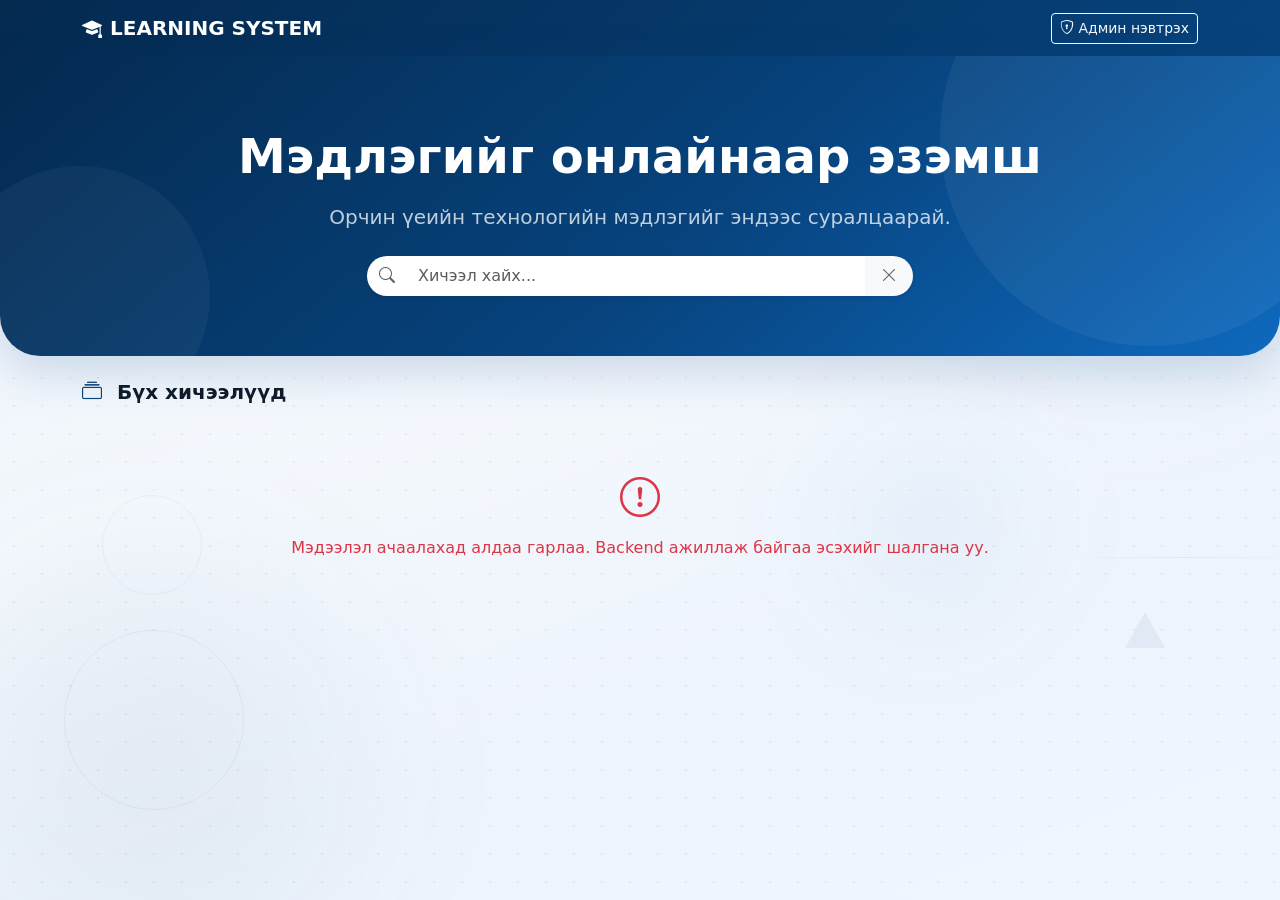
<file: frontend/index.html>
<!DOCTYPE html>
<html lang="mn">
<head>
    <meta charset="UTF-8">
    <meta name="viewport" content="width=device-width, initial-scale=1.0">
    <title>Сургалтын систем | Нүүр хуудас</title>
    <link href="https://cdn.jsdelivr.net/npm/bootstrap@5.3.0/dist/css/bootstrap.min.css" rel="stylesheet">
    <link href="https://cdn.jsdelivr.net/npm/bootstrap-icons@1.10.5/font/bootstrap-icons.css" rel="stylesheet">
    <link rel="stylesheet" href="style.css">
</head>
<body>

    <!-- Background -->
    <div class="page-blob page-blob-1"></div>
    <div class="page-blob page-blob-2"></div>
    <div class="page-blob page-blob-3"></div>
    <div class="page-shape page-ring-1"></div>
    <div class="page-shape page-ring-2"></div>
    <div class="page-shape page-ring-3"></div>
    <div class="page-shape page-diamond"></div>
    <div class="page-shape page-square"></div>
    <div class="page-shape page-triangle"></div>
    <div class="page-shape page-streak-1"></div>
    <div class="page-shape page-streak-2"></div>

    <!-- Navbar -->
    <nav class="navbar navbar-expand-lg navbar-dark bg-dark shadow-sm">
        <div class="container">
            <a class="navbar-brand fw-bold" href="index.html">
                <i class="bi bi-mortarboard-fill me-2"></i>LEARNING SYSTEM
            </a>
            <div class="ms-auto">
                <a href="login.html" class="btn btn-outline-light btn-sm">
                    <i class="bi bi-shield-lock me-1"></i>Админ нэвтрэх
                </a>
            </div>
        </div>
    </nav>

    <!-- Hero -->
    <div class="hero-section text-center">
        <div class="container">
            <h1 class="display-5 fw-bold mb-3">Мэдлэгийг онлайнаар эзэмш</h1>
            <p class="lead opacity-75 mb-4">Орчин үеийн технологийн мэдлэгийг эндээс суралцаарай.</p>
            <!-- Search bar -->
            <div class="row justify-content-center">
                <div class="col-md-6">
                    <div class="input-group shadow-sm">
                        <span class="input-group-text bg-white border-0">
                            <i class="bi bi-search text-muted"></i>
                        </span>
                        <input type="text" id="userSearchInput" class="form-control border-0 py-2"
                               placeholder="Хичээл хайх..." oninput="filterUserCourses()">
                        <button class="btn btn-light border-0 px-3" onclick="clearSearch()">
                            <i class="bi bi-x-lg text-muted"></i>
                        </button>
                    </div>
                </div>
            </div>
        </div>
    </div>

    <!-- Filter & Sort -->
    <div class="container mt-4 mb-2">
        <div class="d-flex flex-wrap align-items-center justify-content-between gap-2">
            <h5 class="fw-bold mb-0">
                <i class="bi bi-collection me-2 text-primary"></i>
                Бүх хичээлүүд
                <span class="badge bg-primary bg-opacity-10 text-primary ms-1 small" id="course-count-badge"></span>
            </h5>
        </div>
    </div>

    <!-- Courses -->
    <div class="container my-3">
        <div id="course-display" class="row g-4">
            <div class="col-12 text-center py-5 text-muted">
                <div class="spinner-border text-primary" role="status"></div>
                <p class="mt-2">Мэдээллийг ачаалж байна...</p>
            </div>
        </div>
        <!-- No results message -->
        <div id="no-results" class="text-center py-5 d-none">
            <i class="bi bi-search fs-1 text-muted"></i>
            <p class="mt-3 text-muted">«<span id="search-keyword"></span>» хайлтад тохирох хичээл олдсонгүй.</p>
            <button class="btn btn-outline-primary btn-sm" onclick="clearSearch()">Бүгдийг харах</button>
        </div>
    </div>

<!-- Course Detail Modal -->
    <div class="modal fade" id="courseDetailModal" tabindex="-1">
        <div class="modal-dialog modal-dialog-centered modal-lg">
            <div class="modal-content border-0 shadow-lg">
                <div class="modal-header border-0 pb-0">
                    <span class="badge bg-primary bg-opacity-10 text-primary fw-semibold px-3 py-2 rounded-pill">
                        <i class="bi bi-book me-1"></i>Хичээлийн дэлгэрэнгүй
                    </span>
                    <button type="button" class="btn-close" data-bs-dismiss="modal"></button>
                </div>
                <div class="modal-body px-4 pb-2">
                    <h3 class="fw-bold mb-2" id="detail-title"></h3>
                    <p class="text-muted" id="detail-description"></p>
                    <hr>
                    <div class="row g-3">
                        <div class="col-sm-4">
                            <div class="bg-light rounded-3 p-3 text-center">
                                <i class="bi bi-cash-coin text-success fs-3"></i>
                                <div class="fw-bold fs-5 mt-1" id="detail-price"></div>
                                <div class="text-muted small">Үнэ</div>
                            </div>
                        </div>
                        <div class="col-sm-4">
                            <div class="bg-light rounded-3 p-3 text-center">
                                <i class="bi bi-clock text-primary fs-3"></i>
                                <div class="fw-bold mt-1">Онлайн</div>
                                <div class="text-muted small">Хэлбэр</div>
                            </div>
                        </div>
                        <div class="col-sm-4">
                            <div class="bg-light rounded-3 p-3 text-center">
                                <i class="bi bi-award text-warning fs-3"></i>
                                <div class="fw-bold mt-1">Гэрчилгээ</div>
                                <div class="text-muted small">Олгоно</div>
                            </div>
                        </div>
                    </div>
                    <hr>
                    <h6 class="fw-bold mb-2">
                        <i class="bi bi-collection-play me-2 text-primary"></i>Хичээлийн материалууд
                    </h6>
                    <div id="detail-lessons"></div>
                </div>
                <div class="modal-footer border-0 px-4">
                    <button class="btn btn-outline-secondary" data-bs-dismiss="modal">Хаах</button>
                </div>
            </div>
        </div>
    </div>

<script src="https://cdn.jsdelivr.net/npm/bootstrap@5.3.0/dist/js/bootstrap.bundle.min.js"></script>
    <script src="script.js"></script>
    <script src="index.js"></script>
</body>
</html>
</file>
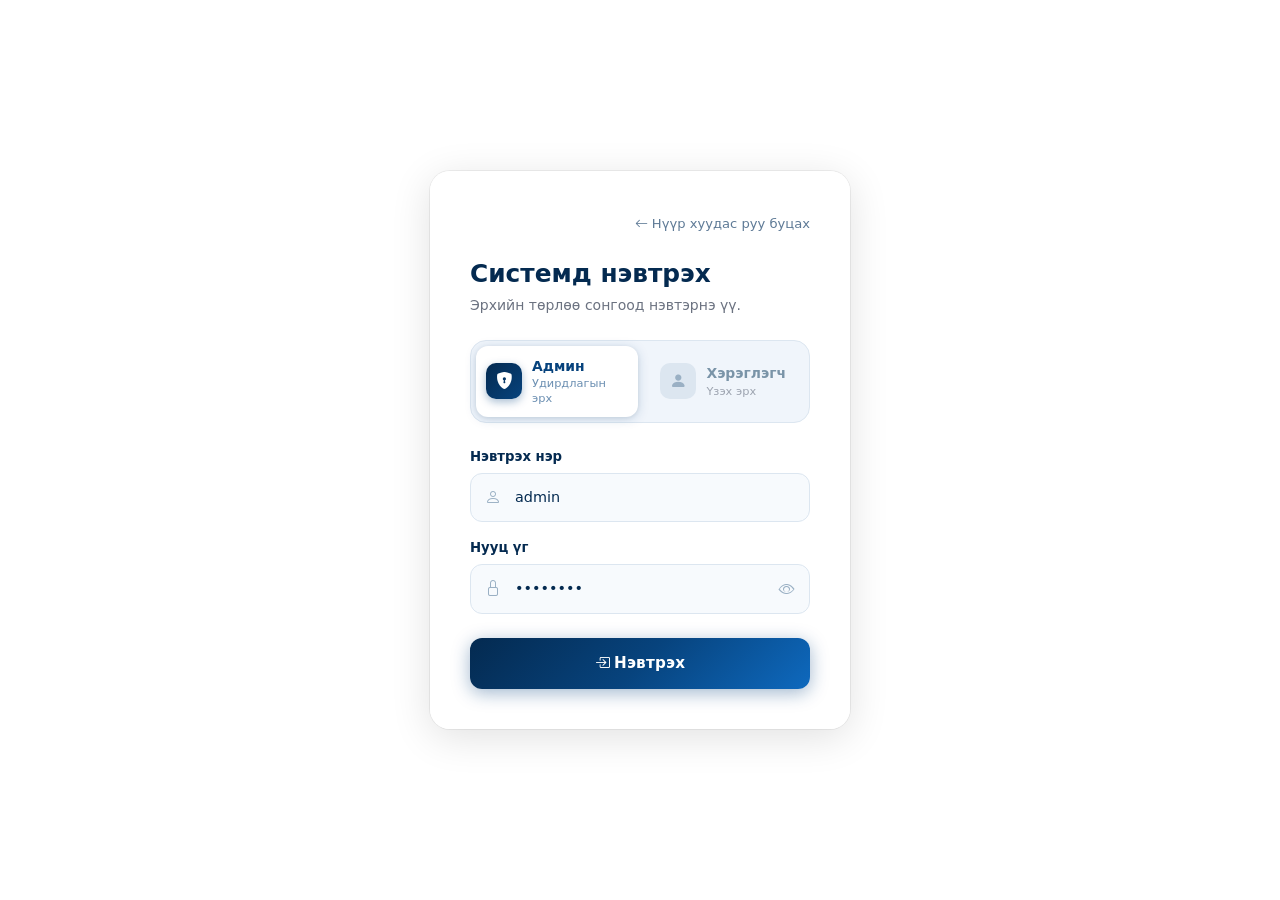
<file: frontend/admin.html>
<!DOCTYPE html>
<html lang="mn">
<head>
    <meta charset="UTF-8">
    <meta name="viewport" content="width=device-width, initial-scale=1.0">
    <title>Админ удирдлага | Learning System</title>
    <link href="https://cdn.jsdelivr.net/npm/bootstrap@5.3.0/dist/css/bootstrap.min.css" rel="stylesheet">
    <link href="https://cdn.jsdelivr.net/npm/bootstrap-icons@1.10.5/font/bootstrap-icons.css" rel="stylesheet">
    <link rel="stylesheet" href="style.css">
    <link rel="stylesheet" href="admin.css">
</head>
<body>

    <!-- Background -->
    <div class="page-blob page-blob-1"></div>
    <div class="page-blob page-blob-2"></div>
    <div class="page-blob page-blob-3"></div>
    <div class="page-shape page-ring-1"></div>
    <div class="page-shape page-ring-2"></div>
    <div class="page-shape page-ring-3"></div>
    <div class="page-shape page-diamond"></div>
    <div class="page-shape page-square"></div>
    <div class="page-shape page-triangle"></div>
    <div class="page-shape page-streak-1"></div>
    <div class="page-shape page-streak-2"></div>

    <!-- Navbar -->
    <nav class="navbar navbar-expand-lg shadow-sm">
        <div class="container-fluid px-4">
            <a class="navbar-brand fw-bold text-white d-flex align-items-center gap-2" href="#">
                <div class="navbar-icon-box">
                    <i class="bi bi-mortarboard-fill"></i>
                </div>
                <span>LEARNING SYSTEM <span class="text-white-50 fw-normal">/ Админ</span></span>
            </a>
            <div class="ms-auto d-flex align-items-center gap-3">
                <div class="d-none d-md-flex align-items-center gap-2 text-white-50 small">
                    <i class="bi bi-person-circle fs-5 text-white"></i>
                    <span>Нэвтэрсэн: <strong class="text-white">admin</strong></span>
                </div>
                <a href="index.html" class="btn btn-outline-light btn-sm">
                    <i class="bi bi-eye me-1"></i>Нүүр хуудас
                </a>
                <button class="btn btn-danger btn-sm" onclick="logout()">
                    <i class="bi bi-box-arrow-right me-1"></i>Гарах
                </button>
            </div>
        </div>
    </nav>

    <div class="container-fluid px-4 py-4">

        <div class="row g-4">

            <!-- Form: Add / Edit -->
            <div class="col-lg-4">
                <div class="card border-0 shadow-sm form-card">
                    <div class="card-header bg-white border-bottom py-3 px-4">
                        <h5 class="mb-0 fw-bold" id="formTitle">
                            <i class="bi bi-plus-circle me-2 text-primary"></i>Шинэ хичээл нэмэх
                        </h5>
                    </div>
                    <div class="card-body px-4 py-3">
                        <input type="hidden" id="courseId">
                        <div class="mb-3">
                            <label class="form-label fw-semibold">Гарчиг <span class="text-danger">*</span></label>
                            <input type="text" id="title" class="form-control" placeholder="Хичээлийн нэр оруулна уу" maxlength="255">
                            <div class="invalid-feedback">Гарчиг оруулна уу.</div>
                        </div>
                        <div class="mb-3">
                            <label class="form-label fw-semibold">Тайлбар <span class="text-danger">*</span></label>
                            <textarea id="desc" class="form-control" rows="4" placeholder="Хичээлийн тухай товч тайлбар бичнэ үү"></textarea>
                            <div class="invalid-feedback">Тайлбар оруулна уу.</div>
                        </div>
                        <div class="mb-4">
                            <label class="form-label fw-semibold">Үнэ (₮) <span class="text-danger">*</span></label>
                            <div class="input-group">
                                <span class="input-group-text fw-semibold">₮</span>
                                <input type="number" id="price" class="form-control" placeholder="0" min="0" step="100">
                            </div>
                            <div class="form-text text-muted">Жишээ: 49900</div>
                        </div>
                        <div class="d-grid gap-2">
                            <button class="btn btn-primary fw-semibold" onclick="saveCourse()">
                                <i class="bi bi-floppy me-1"></i>Хадгалах
                            </button>
                            <button id="cancelBtn" class="btn btn-outline-secondary d-none" onclick="resetForm()">
                                <i class="bi bi-x-circle me-1"></i>Цуцлах
                            </button>
                        </div>
                    </div>
                </div>
            </div>

            <!-- Table: Course List -->
            <div class="col-lg-8">
                <div class="card border-0 shadow-sm table-card">
                    <div class="card-header bg-white border-bottom py-3 px-4 d-flex justify-content-between align-items-center flex-wrap gap-2">
                        <h5 class="mb-0 fw-bold">
                            <i class="bi bi-table me-2 text-primary"></i>Хичээлүүдийн жагсаалт
                        </h5>
                        <div class="input-group" style="max-width:260px;">
                            <span class="input-group-text bg-white border-end-0"><i class="bi bi-search text-muted"></i></span>
                            <input type="text" id="searchInput" class="form-control border-start-0 border-end-0 ps-0"
                                   placeholder="Хайх..." oninput="filterTable()">
                            <span class="input-group-text bg-white border-start-0 search-clear"
                                  onclick="clearAdminSearch()" title="Цэвэрлэх">
                                <i class="bi bi-x-lg" style="font-size:.75rem;"></i>
                            </span>
                        </div>
                    </div>
                    <div class="card-body p-0">
                        <div class="table-responsive">
                            <table class="table table-hover align-middle mb-0">
                                <thead class="table-light">
                                    <tr>
                                        <th class="ps-4" style="width:48px;">#</th>
                                        <th style="min-width:160px;">Гарчиг</th>
                                        <th style="min-width:180px;">Тайлбар</th>
                                        <th style="width:120px;">Үнэ</th>
                                        <th class="text-end pe-4" style="width:180px;">Үйлдэл</th>
                                    </tr>
                                </thead>
                                <tbody id="admin-course-list">
                                    <tr>
                                        <td colspan="5" class="text-center py-5 text-muted">
                                            <div class="spinner-border spinner-border-sm me-2 text-primary" role="status"></div>
                                            Ачааллаж байна...
                                        </td>
                                    </tr>
                                </tbody>
                            </table>
                        </div>
                    </div>
                </div>
            </div>

        </div>
    </div>

    <!-- Course Info Modal -->
    <div class="modal fade" id="courseInfoModal" tabindex="-1">
        <div class="modal-dialog modal-dialog-centered modal-dialog-scrollable modal-lg">
            <div class="modal-content border-0 shadow-lg rounded-4">
                <div class="modal-header border-bottom px-4 py-3">
                    <div class="flex-grow-1 me-3 min-w-0">
                        <span class="badge rounded-pill px-2 py-1 mb-1"
                              style="background:var(--brand-light);color:var(--brand);font-size:.73rem;">
                            <i class="bi bi-book me-1"></i>Хичээлийн дэлгэрэнгүй
                        </span>
                        <h5 class="modal-title fw-bold mb-0 mt-1" id="infoTitle"
                            style="font-size:1.05rem; word-break:break-word;"></h5>
                    </div>
                    <button type="button" class="btn-close flex-shrink-0" data-bs-dismiss="modal"></button>
                </div>
                <div class="modal-body px-4 py-3">
                    <p class="text-muted mb-4" id="infoDesc" style="font-size:.9rem; line-height:1.6;"></p>
                    <div class="row g-2 mb-4">
                        <div class="col-6 col-sm-4">
                            <div class="bg-light rounded-3 p-3 text-center">
                                <i class="bi bi-cash-coin text-success fs-4"></i>
                                <div class="fw-bold mt-1 text-success" id="infoPrice"></div>
                                <div class="text-muted" style="font-size:.73rem;">Үнэ</div>
                            </div>
                        </div>
                        <div class="col-6 col-sm-4">
                            <div class="bg-light rounded-3 p-3 text-center">
                                <i class="bi bi-calendar-check text-primary fs-4"></i>
                                <div class="fw-bold mt-1 small" id="infoDate"></div>
                                <div class="text-muted" style="font-size:.73rem;">Огноо</div>
                            </div>
                        </div>
                        <div class="col-12 col-sm-4">
                            <div class="bg-light rounded-3 p-3 text-center">
                                <i class="bi bi-collection-play text-warning fs-4"></i>
                                <div class="fw-bold mt-1" id="infoCount">—</div>
                                <div class="text-muted" style="font-size:.73rem;">Материал</div>
                            </div>
                        </div>
                    </div>
                    <hr class="my-3">
                    <h6 class="fw-bold mb-3">
                        <i class="bi bi-collection-play me-2 text-primary"></i>Хичээлийн материалууд
                    </h6>
                    <div id="infoLessons"></div>
                </div>
                <div class="modal-footer border-0 px-4 gap-2 flex-wrap">
                    <button class="btn btn-outline-secondary btn-sm" data-bs-dismiss="modal">
                        <i class="bi bi-x me-1"></i>Хаах
                    </button>
                    <button class="btn btn-outline-warning btn-sm" id="infoEditBtn">
                        <i class="bi bi-pencil me-1"></i>Засах
                    </button>
                    <button class="btn btn-success btn-sm" id="infoMaterialBtn">
                        <i class="bi bi-cloud-upload me-1"></i>Материал оруулах
                    </button>
                </div>
            </div>
        </div>
    </div>

    <!-- Materials Upload Modal -->
    <div class="modal fade" id="materialModal" tabindex="-1">
        <div class="modal-dialog modal-dialog-centered modal-dialog-scrollable modal-lg">
            <div class="modal-content border-0 shadow-lg rounded-4">
                <div class="modal-header border-bottom">
                    <div class="d-flex align-items-center gap-2">
                        <i class="bi bi-collection-play-fill text-primary fs-5"></i>
                        <h5 class="modal-title fw-bold mb-0">
                            Материал — <span id="materialCourseTitle" class="text-primary"></span>
                        </h5>
                    </div>
                    <button type="button" class="btn-close" data-bs-dismiss="modal"></button>
                </div>
                <div class="modal-body p-4">
                    <input type="hidden" id="materialCourseId">

                    <!-- Upload form -->
                    <div class="card border bg-light mb-4">
                        <div class="card-body p-3">
                            <h6 class="fw-semibold mb-3">
                                <i class="bi bi-cloud-upload me-2 text-primary"></i>Шинэ файл оруулах
                            </h6>
                            <div class="mb-2">
                                <label class="form-label small fw-semibold">
                                    Гарчиг <span class="text-danger">*</span>
                                </label>
                                <input type="text" id="lessonTitle" class="form-control form-control-sm"
                                       placeholder="Жишээ: 1-р хичээл — Python танилцуулга">
                            </div>
                            <div class="mb-3">
                                <label class="form-label small fw-semibold">
                                    Файл <span class="text-danger">*</span>
                                </label>
                                <input type="file" id="lessonFile" class="form-control form-control-sm"
                                       accept=".mp4,.webm,.avi,.mov,.mkv,.pdf,.docx,.doc,.pptx,.ppt,.xlsx,.xls,.txt,.zip,.rar">
                                <div class="form-text">
                                    Дэмжигдсэн: MP4, WebM, PDF, DOCX, PPTX, XLSX, TXT, ZIP, RAR (макс 500MB)
                                </div>
                            </div>
                            <div id="uploadProgress" class="progress mb-3 d-none" style="height:22px;">
                                <div id="uploadProgressBar"
                                     class="progress-bar progress-bar-striped progress-bar-animated fw-semibold"
                                     style="width:0%;font-size:.8rem;">0%</div>
                            </div>
                            <button class="btn btn-primary btn-sm px-3" onclick="uploadLesson()">
                                <i class="bi bi-upload me-1"></i>Оруулах
                            </button>
                        </div>
                    </div>

                    <!-- Existing lessons -->
                    <h6 class="fw-semibold mb-2">
                        <i class="bi bi-list-ul me-2 text-secondary"></i>Байгаа материалууд
                    </h6>
                    <div id="lessonsList">
                        <div class="text-center text-muted py-3">
                            <div class="spinner-border spinner-border-sm"></div>
                        </div>
                    </div>
                </div>
            </div>
        </div>
    </div>

    <!-- Delete Confirm Modal -->
    <div class="modal fade" id="deleteModal" tabindex="-1">
        <div class="modal-dialog modal-dialog-centered modal-sm">
            <div class="modal-content border-0 shadow-lg rounded-4">
                <div class="modal-header border-0 pb-0">
                    <div class="d-flex align-items-center gap-2">
                        <div class="delete-icon-box">
                            <i class="bi bi-trash3-fill text-danger fs-5"></i>
                        </div>
                        <h5 class="modal-title fw-bold mb-0">Устгах уу?</h5>
                    </div>
                </div>
                <div class="modal-body pt-2">
                    <p class="mb-1 text-muted small"><strong class="text-dark" id="deleteCourseName"></strong> хичээлийг устгахдаа итгэлтэй байна уу?</p>
                    <p class="text-danger small mb-0"><i class="bi bi-exclamation-circle me-1"></i>Энэ үйлдлийг буцааж болохгүй.</p>
                </div>
                <div class="modal-footer border-0 pt-0 gap-2">
                    <button class="btn btn-light btn-sm flex-fill" data-bs-dismiss="modal">Цуцлах</button>
                    <button class="btn btn-danger btn-sm flex-fill fw-semibold" id="confirmDeleteBtn">
                        <i class="bi bi-trash me-1"></i>Устгах
                    </button>
                </div>
            </div>
        </div>
    </div>

    <!-- Toast notifications -->
    <div class="toast-container position-fixed bottom-0 end-0 p-3">
        <div id="toastMsg" class="toast align-items-center border-0 rounded-3" role="alert">
            <div class="d-flex">
                <div class="toast-body fw-semibold" id="toastText"></div>
                <button type="button" class="btn-close btn-close-white me-2 m-auto" data-bs-dismiss="toast"></button>
            </div>
        </div>
    </div>

    <script src="https://cdn.jsdelivr.net/npm/bootstrap@5.3.0/dist/js/bootstrap.bundle.min.js"></script>
    <script src="script.js"></script>
    <script src="admin.js"></script>
</body>
</html>
</file>
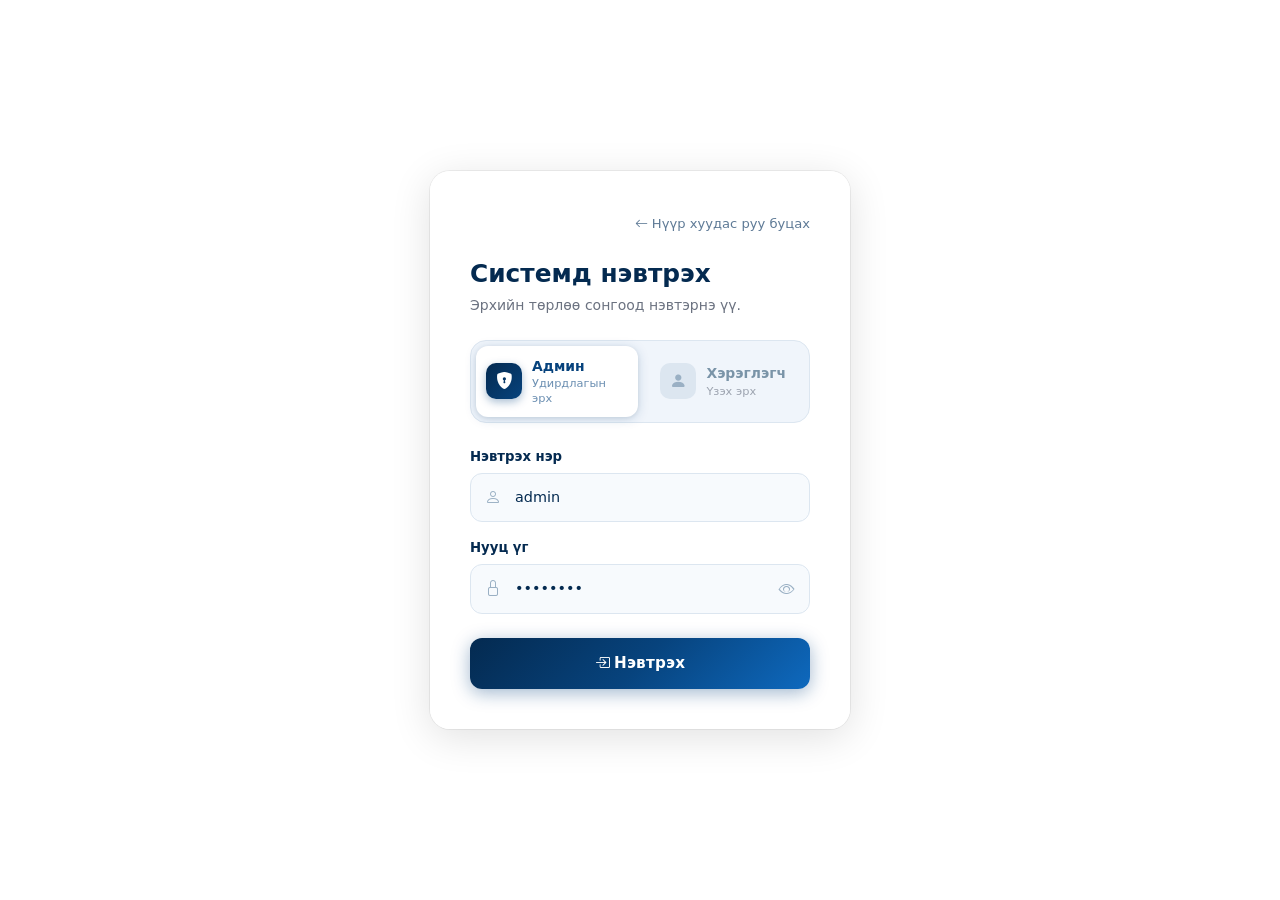
<file: frontend/login.html>
<!DOCTYPE html>
<html lang="mn">
<head>
    <meta charset="UTF-8">
    <meta name="viewport" content="width=device-width, initial-scale=1.0">
    <title>Нэвтрэх | Learning System</title>
    <link href="https://cdn.jsdelivr.net/npm/bootstrap@5.3.0/dist/css/bootstrap.min.css" rel="stylesheet">
    <link href="https://cdn.jsdelivr.net/npm/bootstrap-icons@1.10.5/font/bootstrap-icons.css" rel="stylesheet">
    <link rel="stylesheet" href="login.css">
</head>
<body>

    <div class="login-wrapper">
        <div class="form-panel">
            <div class="top-link">
                <a href="index.html">
                    <i class="bi bi-arrow-left me-1"></i>Нүүр хуудас руу буцах
                </a>
            </div>

            <h3>Системд нэвтрэх</h3>
            <p class="subtitle">Эрхийн төрлөө сонгоод нэвтэрнэ үү.</p>

            <!-- Role selector -->
            <div class="role-selector" role="group">
                <button type="button" class="role-btn active-admin" id="btnAdmin" onclick="selectRole('admin')">
                    <div class="role-icon"><i class="bi bi-shield-lock-fill"></i></div>
                    <div class="role-label">
                        Админ
                        <small>Удирдлагын эрх</small>
                    </div>
                </button>
                <button type="button" class="role-btn" id="btnUser" onclick="selectRole('user')">
                    <div class="role-icon"><i class="bi bi-person-fill"></i></div>
                    <div class="role-label">
                        Хэрэглэгч
                        <small>Үзэх эрх</small>
                    </div>
                </button>
            </div>

            <div class="error-alert" id="loginError">
                <i class="bi bi-exclamation-circle-fill"></i>
                <span id="loginErrorText">Нэвтрэх нэр эсвэл нууц үг буруу байна.</span>
            </div>

            <form id="loginForm" autocomplete="on" novalidate>
                <div class="mb-3">
                    <label class="form-label" for="username">Нэвтрэх нэр</label>
                    <div class="field-wrap">
                        <span class="field-icon"><i class="bi bi-person"></i></span>
                        <input type="text" id="username" name="username"
                               autocomplete="username" required>
                    </div>
                </div>

                <div class="mb-4">
                    <label class="form-label" for="password">Нууц үг</label>
                    <div class="field-wrap">
                        <span class="field-icon"><i class="bi bi-lock"></i></span>
                        <input type="password" id="password" name="password"
                               autocomplete="current-password" required>
                        <button type="button" class="btn-toggle-pw" onclick="togglePassword()">
                            <i class="bi bi-eye" id="pwToggleIcon"></i>
                        </button>
                    </div>
                </div>

                <button type="submit" class="btn-login">
                    <i class="bi bi-box-arrow-in-right me-1"></i>Нэвтрэх
                </button>
            </form>
        </div>
    </div>

    <script src="https://cdn.jsdelivr.net/npm/bootstrap@5.3.0/dist/js/bootstrap.bundle.min.js"></script>
    <script src="script.js"></script>
    <script src="login.js"></script>
</body>
</html>
</file>
<file: frontend/style.css>
/* ════════════════════════════════════════
   CSS Custom Properties
   ════════════════════════════════════════ */
:root {
    --brand:       rgb(7, 67, 125);
    --brand-dark:  rgb(4, 42, 80);
    --brand-light: rgba(7, 67, 125, .08);
    --brand-mid:   rgba(7, 67, 125, .16);
    --accent:      rgb(14, 105, 190);
    --surface:     #f0f5fb;
    --card-bg:     #ffffff;
    --border:      #dce6f0;
    --text:        #0d1b2a;
    --muted:       #5e7a96;
    --success:     #0a7c5c;
    --danger:      #c0392b;
    --radius-sm:   8px;
    --radius-md:   14px;
    --radius-lg:   22px;
    --shadow-sm:   0 2px 8px  rgba(7,67,125,.09);
    --shadow-md:   0 6px 24px rgba(7,67,125,.13);
    --shadow-lg:   0 16px 48px rgba(7,67,125,.17);
}

/* ════════════════════════════════════════
   Shared animations
   ════════════════════════════════════════ */
@keyframes bgFloat1 {
    0%,100% { transform: translate(0,0) scale(1); }
    33%      { transform: translate(50px,-60px) scale(1.07); }
    66%      { transform: translate(-35px,45px) scale(.94); }
}
@keyframes bgFloat2 {
    0%,100% { transform: translate(0,0) scale(1); }
    40%      { transform: translate(-55px,50px) scale(1.09); }
    70%      { transform: translate(40px,-35px) scale(.93); }
}
@keyframes bgFloat3 {
    0%,100% { transform: translate(0,0) scale(1); }
    50%      { transform: translate(35px,55px) scale(1.05); }
}
@keyframes bgDrift {
    0%,100% { transform: translateY(0); }
    50%      { transform: translateY(-16px); }
}
@keyframes bgSpin {
    from { transform: rotate(0deg); }
    to   { transform: rotate(360deg); }
}
@keyframes bgPulse {
    0%,100% { opacity:.12; transform:scale(1); }
    50%      { opacity:.05; transform:scale(1.1); }
}
@keyframes bgShimmer {
    0%   { background-position: -400px 0; }
    100% { background-position: 400px 0; }
}

/* ════════════════════════════════════════
   Bootstrap colour overrides
   ════════════════════════════════════════ */
.btn-primary {
    background-color: var(--brand) !important;
    border-color: var(--brand) !important;
}
.btn-primary:hover, .btn-primary:focus {
    background-color: var(--brand-dark) !important;
    border-color: var(--brand-dark) !important;
    box-shadow: 0 4px 14px rgba(7,67,125,.35) !important;
}
.btn-outline-primary {
    color: var(--brand) !important;
    border-color: var(--brand) !important;
}
.btn-outline-primary:hover {
    background-color: var(--brand) !important;
    color: #fff !important;
}
.text-primary   { color: var(--brand) !important; }
.bg-primary     { background-color: var(--brand) !important; }
.border-primary { border-color: var(--brand) !important; }
.badge.bg-primary { background-color: var(--brand) !important; }

/* ════════════════════════════════════════
   Base
   ════════════════════════════════════════ */
body {
    font-family: 'Segoe UI', system-ui, sans-serif;
    color: var(--text);
    min-height: 100vh;
    position: relative;
    overflow-x: hidden;

    /* Light gradient base */
    background:
        linear-gradient(160deg,
            #eaf2fb 0%,
            #f4f8fd 40%,
            #eef4fc 70%,
            #f0f6ff 100%
        );
}

/* ── Subtle dot mesh overlay ── */
body::before {
    content: '';
    position: fixed;
    inset: 0;
    background-image:
        radial-gradient(rgba(7,67,125,.07) 1px, transparent 1px);
    background-size: 28px 28px;
    pointer-events: none;
    z-index: 0;
}

/* ── Light animated blobs ── */
.page-blob {
    position: fixed;
    border-radius: 50%;
    pointer-events: none;
    z-index: 0;
}
.page-blob-1 {
    width: 600px; height: 600px;
    background: radial-gradient(circle,
        rgba(7,67,125,.07) 0%,
        rgba(14,105,190,.04) 50%,
        transparent 75%);
    top: -180px; right: -150px;
    filter: blur(60px);
    animation: bgFloat1 20s ease-in-out infinite;
}
.page-blob-2 {
    width: 500px; height: 500px;
    background: radial-gradient(circle,
        rgba(4,42,80,.06) 0%,
        rgba(7,67,125,.03) 55%,
        transparent 80%);
    bottom: -120px; left: -100px;
    filter: blur(70px);
    animation: bgFloat2 25s ease-in-out infinite;
}
.page-blob-3 {
    width: 320px; height: 320px;
    background: radial-gradient(circle,
        rgba(14,105,190,.05) 0%,
        transparent 70%);
    top: 40%; left: 60%;
    filter: blur(50px);
    animation: bgFloat3 18s ease-in-out infinite;
}

/* ── Floating geometric shapes ── */
.page-shape {
    position: fixed;
    pointer-events: none;
    z-index: 0;
}
.page-ring-1 {
    width: 280px; height: 280px;
    border-radius: 50%;
    border: 1px solid rgba(7,67,125,.08);
    top: 8%; right: 6%;
    animation: bgPulse 10s ease-in-out infinite, bgDrift 14s ease-in-out infinite;
}
.page-ring-2 {
    width: 180px; height: 180px;
    border-radius: 50%;
    border: 1px solid rgba(7,67,125,.06);
    bottom: 10%; left: 5%;
    animation: bgPulse 12s ease-in-out infinite 3s, bgDrift 16s ease-in-out infinite 2s;
}
.page-ring-3 {
    width: 100px; height: 100px;
    border-radius: 50%;
    border: 1px solid rgba(7,67,125,.05);
    top: 55%; left: 8%;
    animation: bgPulse 8s ease-in-out infinite 1s;
}
.page-diamond {
    width: 54px; height: 54px;
    border: 1px solid rgba(7,67,125,.09);
    transform: rotate(45deg);
    top: 28%; right: 14%;
    animation: bgSpin 35s linear infinite, bgDrift 11s ease-in-out infinite;
}
.page-square {
    width: 32px; height: 32px;
    border: 1px solid rgba(7,67,125,.07);
    top: 18%; left: 10%;
    animation: bgSpin 22s linear infinite reverse, bgDrift 13s ease-in-out infinite 2s;
}
.page-triangle {
    width: 0; height: 0;
    border-left: 20px solid transparent;
    border-right: 20px solid transparent;
    border-bottom: 36px solid rgba(7,67,125,.06);
    bottom: 28%; right: 9%;
    animation: bgDrift 17s ease-in-out infinite 1s;
}
.page-streak-1 {
    width: 350px; height: 1px;
    background: linear-gradient(90deg,
        transparent, rgba(7,67,125,.1), transparent);
    top: 22%; left: -50px;
    animation: bgDrift 18s ease-in-out infinite;
}
.page-streak-2 {
    width: 250px; height: 1px;
    background: linear-gradient(90deg,
        transparent, rgba(7,67,125,.07), transparent);
    bottom: 38%; right: -30px;
    animation: bgDrift 20s ease-in-out infinite 5s;
}

/* ── All content above background ── */
nav, .hero-section, .container,
.container-fluid, footer,
.toast-container {
    position: relative;
    z-index: 1;
}

/* ════════════════════════════════════════
   Navbar
   ════════════════════════════════════════ */
.navbar.navbar-dark.bg-dark {
    background: linear-gradient(135deg,
        var(--brand-dark) 0%,
        var(--brand) 100%) !important;
    box-shadow: 0 2px 20px rgba(7,67,125,.3) !important;
}

/* ════════════════════════════════════════
   Hero section
   ════════════════════════════════════════ */
.hero-section {
    background: linear-gradient(140deg,
        var(--brand-dark) 0%,
        var(--brand) 55%,
        var(--accent) 100%);
    color: #fff;
    padding: 72px 0 60px;
    border-radius: 0 0 40px 40px;
    position: relative;
    overflow: hidden;
    box-shadow: var(--shadow-lg);
}
.hero-section::before {
    content: '';
    position: absolute;
    width: 420px; height: 420px;
    border-radius: 50%;
    background: rgba(255,255,255,.05);
    top: -130px; right: -80px;
    pointer-events: none;
}
.hero-section::after {
    content: '';
    position: absolute;
    width: 260px; height: 260px;
    border-radius: 50%;
    background: rgba(255,255,255,.04);
    bottom: -70px; left: -50px;
    pointer-events: none;
}

/* Hero search */
.hero-section .input-group {
    border-radius: 50px;
    overflow: hidden;
    box-shadow: 0 8px 32px rgba(0,0,0,.18);
}
.hero-section .input-group .form-control,
.hero-section .input-group .input-group-text,
.hero-section .input-group .btn {
    border-radius: 0;
    border: none;
    font-size: 1rem;
}
.hero-section .input-group .form-control:focus { box-shadow: none; }

/* ════════════════════════════════════════
   Stats bar
   ════════════════════════════════════════ */
.bg-white.border-bottom {
    background: rgba(255,255,255,.85) !important;
    backdrop-filter: blur(12px);
    border-bottom: 1px solid var(--border) !important;
    box-shadow: var(--shadow-sm) !important;
}

/* ════════════════════════════════════════
   Cards
   ════════════════════════════════════════ */
.card {
    border-radius: var(--radius-md);
    border: 1px solid var(--border);
    background: rgba(255,255,255,.9);
    backdrop-filter: blur(8px);
}

.course-card {
    transition: transform .22s ease, box-shadow .22s ease, border-color .22s;
    border-radius: var(--radius-md) !important;
    border: 1px solid var(--border) !important;
    background: rgba(255,255,255,.92) !important;
}
.course-card:hover {
    transform: translateY(-8px);
    box-shadow: var(--shadow-lg) !important;
    border-color: rgba(7,67,125,.22) !important;
}

.course-badge {
    background: var(--brand-light);
    color: var(--brand);
    font-weight: 600;
    font-size: .78rem;
    padding: 5px 12px;
    border-radius: 20px;
    display: inline-flex;
    align-items: center;
    gap: 4px;
    border: 1px solid rgba(7,67,125,.12);
}

/* ── Course card buttons ── */
.course-btn {
    display: inline-flex;
    align-items: center;
    gap: 5px;
    padding: 5px 13px;
    border-radius: 20px;
    font-size: .78rem;
    font-weight: 600;
    cursor: pointer;
    border: 1.5px solid transparent;
    transition: all .18s ease;
    white-space: nowrap;
    line-height: 1.4;
}
.course-btn i { font-size: .8rem; }

.course-btn-outline {
    background: transparent;
    border-color: #c8d8e8;
    color: var(--muted);
}
.course-btn-outline:hover {
    border-color: var(--brand);
    color: var(--brand);
    background: var(--brand-light);
}

.course-btn-primary {
    background: var(--brand);
    border-color: var(--brand);
    color: #fff;
    box-shadow: 0 2px 8px rgba(7,67,125,.25);
}
.course-btn-primary:hover {
    background: var(--brand-dark);
    border-color: var(--brand-dark);
    box-shadow: 0 4px 14px rgba(7,67,125,.35);
    transform: translateY(-1px);
}
.course-btn-primary:active { transform: translateY(0); }

/* ── Price tag ── */
.price-tag {
    color: var(--brand);
    font-size: 1.05rem;
    font-weight: 700;
    background: var(--brand-light);
    border-radius: var(--radius-sm);
    padding: 4px 12px;
    border: 1px solid rgba(7,67,125,.14);
}

/* ── Section label ── */
#course-count-badge {
    background: var(--brand-light) !important;
    color: var(--brand) !important;
    font-size: .78rem;
    border-radius: 20px;
    padding: 3px 10px;
}

.form-select:focus {
    border-color: var(--brand);
    box-shadow: 0 0 0 3px var(--brand-light);
}

/* ════════════════════════════════════════
   Table
   ════════════════════════════════════════ */
.table thead th {
    font-weight: 600;
    font-size: .82rem;
    text-transform: uppercase;
    letter-spacing: .5px;
    color: var(--muted);
}
.table td { vertical-align: middle; }

/* ════════════════════════════════════════
   Footer
   ════════════════════════════════════════ */
footer {
    background: linear-gradient(135deg,
        var(--brand-dark) 0%, var(--brand) 100%) !important;
    color: rgba(255,255,255,.5);
    font-size: .82rem;
}

/* ════════════════════════════════════════
   Modals
   ════════════════════════════════════════ */
#courseDetailModal .modal-content,
#enrollSuccessModal .modal-content {
    border-radius: var(--radius-lg);
    border: none;
    box-shadow: var(--shadow-lg);
    backdrop-filter: blur(12px);
}
#courseDetailModal .modal-header .badge {
    background: var(--brand-light) !important;
    color: var(--brand) !important;
    border-radius: 20px;
    font-size: .8rem;
}
#courseDetailModal .bg-light {
    background: var(--surface) !important;
    border-radius: var(--radius-md);
    border: 1px solid var(--border);
}
#enrollSuccessModal .bi-check-circle-fill,
#enrollSuccessModal .btn-success {
    color: var(--brand) !important;
}
#enrollSuccessModal .btn-success {
    background-color: var(--brand) !important;
    border-color: var(--brand) !important;
}

/* ── Lesson list in detail modal ── */
#detail-lessons .border-bottom:last-child { border-bottom: none !important; }

/* ══════════════════════════
   RESPONSIVE — User side
   ══════════════════════════ */

@media (max-width: 767px) {
    /* Hero */
    .hero-section { padding: 40px 0 32px; border-radius: 0 0 24px 24px; }
    .hero-section h1 { font-size: 1.5rem; }
    .hero-section .lead { font-size: .95rem; }

    /* Navbar */
    .navbar .btn-outline-light { font-size: .78rem; padding: .25rem .55rem; }

    /* Course cards */
    .course-btn { padding: 4px 10px; font-size: .72rem; }
    .price-tag { font-size: .9rem; padding: 3px 9px; }

    /* Course detail modal */
    .modal-dialog { margin: 8px; }
    #courseDetailModal .modal-body { padding: 1rem !important; }
    #courseDetailModal .modal-footer { padding: .75rem 1rem !important; }
    #courseDetailModal .row.g-3 { --bs-gutter-x: .5rem; --bs-gutter-y: .5rem; }
}

@media (max-width: 576px) {
    /* Stats bar */
    .bg-white.border-bottom .col-4 .fw-bold { font-size: .9rem; }
    .bg-white.border-bottom .col-4 .small { font-size: .7rem; }

    /* Sort select */
    #sortSelect { font-size: .8rem; }

    /* Cards grid: 1 column */
    #course-display .col-md-4 { width: 100%; }
}
</file>
<file: frontend/admin.css>
/* ── Admin page styles ── */

/* Admin-specific body: slightly cooler tint */
body {
    background:
        linear-gradient(155deg,
            #e8f1fb 0%,
            #f2f7fd 45%,
            #eaf3fc 100%
        ) !important;
}

/* ── Content above background ── */
nav, .container-fluid, .toast-container {
    position: relative;
    z-index: 1;
}

/* ── Navbar ── */
.navbar {
    background: linear-gradient(135deg, var(--brand-dark) 0%, var(--brand) 100%) !important;
    box-shadow: 0 2px 12px rgba(7,67,125,.25) !important;
}

.navbar-icon-box {
    background: rgba(255,255,255,.15);
    border-radius: var(--radius-sm);
    padding: 6px 9px;
    border: 1px solid rgba(255,255,255,.2);
}

/* ── Stat cards ── */
.stat-card {
    border-radius: var(--radius-md);
    border: 1px solid var(--border) !important;
    transition: transform .15s, box-shadow .15s;
}
.stat-card:hover {
    transform: translateY(-3px);
    box-shadow: var(--shadow-md) !important;
}

.stat-icon {
    width: 52px;
    height: 52px;
    border-radius: var(--radius-sm);
    display: flex;
    align-items: center;
    justify-content: center;
    font-size: 1.4rem;
    flex-shrink: 0;
}

/* stat icon color variants */
.stat-icon-blue   { background: var(--brand-light);      color: var(--brand); }
.stat-icon-teal   { background: rgba(10,124,92,.1);      color: var(--success); }
.stat-icon-amber  { background: rgba(180,100,10,.1);     color: #b4640a; }
.stat-icon-indigo { background: rgba(63,81,181,.1);      color: #3f51b5; }

.stat-label {
    font-size: .72rem;
    font-weight: 700;
    text-transform: uppercase;
    letter-spacing: .06em;
    color: var(--muted);
}

/* ── Form & Table cards ── */
.form-card,
.table-card {
    border-radius: var(--radius-md);
    border: 1px solid var(--border) !important;
}

.card-header {
    background: var(--card-bg) !important;
    border-bottom: 1px solid var(--border) !important;
}
.card-footer {
    background: var(--card-bg) !important;
    border-top: 1px solid var(--border) !important;
}

/* ── Form controls ── */
.form-control,
.form-select {
    border: 1.5px solid var(--border);
    border-radius: var(--radius-sm);
    font-size: .9rem;
    background: #fafcff;
    color: var(--text);
    transition: border-color .15s, box-shadow .15s;
}
.form-control:focus,
.form-select:focus {
    border-color: var(--brand);
    box-shadow: 0 0 0 3px var(--brand-light);
    background: #fff;
}
.form-control::placeholder { color: #a0b4c8; }

.form-label {
    font-size: .83rem;
    font-weight: 600;
    color: #2c4a63;
}

.input-group-text {
    background: #f0f5fb;
    border: 1.5px solid var(--border);
    color: var(--muted);
    font-weight: 600;
}

#formTitle { font-size: 1rem; }

/* ── Save button ── */
.btn-primary {
    background: var(--brand) !important;
    border-color: var(--brand) !important;
    font-weight: 600;
    border-radius: var(--radius-sm) !important;
    box-shadow: 0 3px 10px rgba(7,67,125,.25);
    transition: background .15s, box-shadow .15s, transform .1s;
}
.btn-primary:hover {
    background: var(--brand-dark) !important;
    border-color: var(--brand-dark) !important;
    box-shadow: 0 6px 18px rgba(7,67,125,.35) !important;
    transform: translateY(-1px);
}
.btn-primary:active { transform: translateY(0); }

/* ── Table ── */
.table thead th {
    font-size: .78rem;
    text-transform: uppercase;
    letter-spacing: .06em;
    color: var(--muted);
    border-bottom: 2px solid var(--border) !important;
    background: #f7fafd !important;
}
.table tbody tr {
    transition: background .1s;
}
.table tbody tr:hover { background: #f4f8fd !important; }
.table td { border-color: var(--border) !important; }

/* ── Price badge ── */
.price-badge {
    background: rgba(10,124,92,.1);
    color: var(--success);
    font-weight: 700;
    border-radius: var(--radius-sm);
    padding: 3px 10px;
    font-size: .88rem;
}

/* ── Search ── */
.search-clear {
    cursor: pointer;
    color: #b0c4d4;
    transition: color .15s;
}
.search-clear:hover { color: var(--brand); }

/* ── Action buttons ── */
.action-btn {
    border-radius: var(--radius-sm) !important;
    font-size: .79rem;
    padding: 4px 10px;
    font-weight: 500;
}
.btn-outline-primary {
    color: var(--brand) !important;
    border-color: var(--brand) !important;
}
.btn-outline-primary:hover {
    background: var(--brand) !important;
    color: #fff !important;
}

/* ── Delete modal icon box ── */
.delete-icon-box {
    background: rgba(192,57,43,.1);
    border-radius: 10px;
    padding: 8px 10px;
}

/* ── Toast ── */
.toast {
    border-radius: var(--radius-sm) !important;
    box-shadow: var(--shadow-md) !important;
}

/* ── Clickable course title ── */
.course-name-link {
    cursor: pointer;
    color: var(--brand);
    transition: color .15s, text-decoration .15s;
}
.course-name-link:hover {
    color: var(--brand-dark);
    text-decoration: underline;
    text-underline-offset: 3px;
}

/* ── Modal scrollable improvements ── */
.modal-dialog-scrollable .modal-body {
    scrollbar-width: thin;
    scrollbar-color: var(--border) transparent;
}
.modal-dialog-scrollable .modal-body::-webkit-scrollbar { width: 5px; }
.modal-dialog-scrollable .modal-body::-webkit-scrollbar-track { background: transparent; }
.modal-dialog-scrollable .modal-body::-webkit-scrollbar-thumb { background: var(--border); border-radius: 4px; }

/* ══════════════════════════
   RESPONSIVE
   ══════════════════════════ */

/* Tablet */
@media (max-width: 991px) {
    .container-fluid.px-4 {
        padding-left: 16px !important;
        padding-right: 16px !important;
    }
}

/* Mobile */
@media (max-width: 767px) {
    /* Navbar */
    .navbar .btn { font-size: .78rem; padding: .25rem .55rem; }
    .navbar-icon-box { padding: 5px 7px; }
    .navbar-brand { font-size: .95rem; }

    /* Reduce page padding */
    .container-fluid.py-4 { padding-top: .75rem !important; padding-bottom: .75rem !important; }

    /* Stat cards */
    .stat-icon { width: 40px; height: 40px; font-size: 1.1rem; }
    .stat-label { font-size: .62rem; }
    #stat-total { font-size: 1.1rem !important; }
    #stat-avg, #stat-max, #stat-min { font-size: .95rem !important; }

    /* Form & table cards */
    .form-card .card-body { padding: 1rem !important; }
    .table-card .card-header { flex-direction: column; align-items: flex-start !important; gap: .5rem; }
    .table-card .card-header .input-group { max-width: 100% !important; width: 100% !important; }

    /* Table action buttons */
    .action-btn { padding: 3px 7px !important; font-size: .73rem; }

    /* Modal */
    .modal-dialog { margin: 8px; }
    .modal-body.px-4 { padding-left: 1rem !important; padding-right: 1rem !important; }
    .modal-footer.px-4 { padding-left: 1rem !important; padding-right: 1rem !important; }
    .modal-footer { flex-wrap: wrap; }
    .modal-footer .btn { flex: 1 1 auto; }
}

/* Small mobile */
@media (max-width: 400px) {
    .navbar-brand span { font-size: .82rem; }
    .stat-card .card-body { padding: .6rem !important; gap: .5rem !important; }
    .g-3 { --bs-gutter-x: .5rem; --bs-gutter-y: .5rem; }
}
</file>
<file: frontend/login.css>
/* ── Login page styles ── */

*, *::before, *::after { box-sizing: border-box; margin: 0; padding: 0; }

/* ════════════════════════════════════
   Animated background
   ════════════════════════════════════ */
@keyframes float1 {
    0%, 100% { transform: translate(0, 0) scale(1); }
    33%       { transform: translate(60px, -80px) scale(1.08); }
    66%       { transform: translate(-40px, 50px) scale(.94); }
}
@keyframes float2 {
    0%, 100% { transform: translate(0, 0) scale(1); }
    40%       { transform: translate(-70px, 60px) scale(1.1); }
    70%       { transform: translate(50px, -40px) scale(.92); }
}
@keyframes float3 {
    0%, 100% { transform: translate(0, 0) scale(1); }
    50%       { transform: translate(40px, 70px) scale(1.06); }
}
@keyframes drift {
    0%, 100% { transform: translateY(0); }
    50%       { transform: translateY(-18px); }
}
@keyframes spin-slow {
    from { transform: rotate(0deg); }
    to   { transform: rotate(360deg); }
}
@keyframes pulse-ring {
    0%, 100% { opacity: .18; transform: scale(1); }
    50%       { opacity: .08; transform: scale(1.12); }
}

body {
    min-height: 100vh;
    font-family: 'Segoe UI', system-ui, sans-serif;
    display: flex;
    align-items: center;
    justify-content: center;
    padding: 20px;
    position: relative;
    overflow-x: hidden;
    background: #ffffff;
}

/* ── Animated blobs ── */
.bg-blob {
    display: none;
}
.bg-blob-1 {
    width: 520px; height: 520px;
    background: radial-gradient(circle, rgba(14,105,190,.55) 0%, rgba(7,67,125,.2) 70%, transparent 100%);
    top: -140px; left: -100px;
    animation: float1 18s ease-in-out infinite;
}
.bg-blob-2 {
    width: 420px; height: 420px;
    background: radial-gradient(circle, rgba(4,42,80,.7) 0%, rgba(7,67,125,.3) 60%, transparent 100%);
    bottom: -100px; right: -80px;
    animation: float2 22s ease-in-out infinite;
}
.bg-blob-3 {
    width: 300px; height: 300px;
    background: radial-gradient(circle, rgba(30,130,210,.4) 0%, transparent 70%);
    top: 45%; left: 55%;
    animation: float3 16s ease-in-out infinite;
}

/* ── Floating geometric shapes ── */
.bg-shape {
    display: none;
}

/* Large ring top-right */
.bg-shape-ring-1 {
    width: 260px; height: 260px;
    border-radius: 50%;
    border: 1.5px solid rgba(255,255,255,.08);
    top: 5%; right: 8%;
    animation: pulse-ring 8s ease-in-out infinite, drift 12s ease-in-out infinite;
}

/* Medium ring bottom-left */
.bg-shape-ring-2 {
    width: 160px; height: 160px;
    border-radius: 50%;
    border: 1px solid rgba(255,255,255,.06);
    bottom: 12%; left: 6%;
    animation: pulse-ring 10s ease-in-out infinite 2s, drift 14s ease-in-out infinite 3s;
}

/* Small diamond center-right */
.bg-shape-diamond {
    width: 60px; height: 60px;
    border: 1.5px solid rgba(255,255,255,.1);
    transform: rotate(45deg);
    top: 30%; right: 15%;
    animation: spin-slow 30s linear infinite, drift 9s ease-in-out infinite;
}

/* Tiny square top-left */
.bg-shape-square {
    width: 36px; height: 36px;
    border: 1px solid rgba(255,255,255,.08);
    top: 20%; left: 12%;
    animation: spin-slow 20s linear infinite reverse, drift 11s ease-in-out infinite 1s;
}

/* Horizontal light streak */
.bg-streak-1 {
    width: 400px; height: 1px;
    background: linear-gradient(90deg, transparent, rgba(255,255,255,.12), transparent);
    top: 25%; left: -50px;
    animation: drift 15s ease-in-out infinite;
}
.bg-streak-2 {
    width: 280px; height: 1px;
    background: linear-gradient(90deg, transparent, rgba(255,255,255,.08), transparent);
    bottom: 35%; right: -30px;
    animation: drift 18s ease-in-out infinite 4s;
}

/* ── Card wrapper ── */
.login-wrapper {
    width: 100%;
    max-width: 420px;
    border-radius: 20px;
    overflow: hidden;
    box-shadow: 0 8px 40px rgba(0,0,0,.12), 0 0 0 1px rgba(0,0,0,.06);
}

/* ── Form panel ── */
.form-panel {
    background: #fff;
    display: flex;
    flex-direction: column;
    justify-content: center;
    padding: 40px 40px;
}

.top-link {
    text-align: right;
    margin-bottom: 24px;
}
.top-link a {
    font-size: .82rem;
    color: var(--muted, #5e7a96);
    text-decoration: none;
    transition: color .15s;
}
.top-link a:hover { color: rgb(7,67,125); }

.form-panel h3 {
    font-weight: 800;
    font-size: 1.55rem;
    color: rgb(4,42,80);
    margin-bottom: 6px;
}

.subtitle {
    color: #6b7280;
    font-size: .875rem;
    margin-bottom: 24px;
}

/* ════════════════════
   Role selector
   ════════════════════ */
.role-selector {
    display: flex;
    background: #f0f5fb;
    border-radius: 16px;
    padding: 5px;
    gap: 5px;
    margin-bottom: 24px;
    border: 1px solid #dce6f0;
}

.role-btn {
    flex: 1;
    display: flex;
    align-items: center;
    justify-content: center;
    gap: 10px;
    padding: 12px 10px;
    border-radius: 12px;
    border: none;
    background: transparent;
    font-size: .87rem;
    font-weight: 600;
    color: #7a94a8;
    cursor: pointer;
    transition: all .22s ease;
}

.role-btn .role-icon {
    width: 36px; height: 36px;
    border-radius: 10px;
    display: flex; align-items: center; justify-content: center;
    font-size: 1.05rem;
    transition: all .22s;
    background: #dce6f0;
    color: #9ab0c4;
    flex-shrink: 0;
}

.role-btn .role-label { line-height: 1.25; text-align: left; }
.role-btn .role-label small {
    display: block;
    font-weight: 400;
    font-size: .71rem;
    color: #9ca3af;
    margin-top: 1px;
}

/* ── Admin active ── */
.role-btn.active-admin {
    background: #fff;
    color: rgb(7,67,125);
    box-shadow:
        0 2px 12px rgba(7,67,125,.18),
        0 1px 4px rgba(0,0,0,.07);
}
.role-btn.active-admin .role-icon {
    background: linear-gradient(135deg, rgb(4,42,80), rgb(7,67,125));
    color: #fff;
    box-shadow: 0 3px 8px rgba(7,67,125,.35);
}
.role-btn.active-admin .role-label small {
    color: rgba(7,67,125,.6);
}

/* ── User active ── */
.role-btn.active-user {
    background: #fff;
    color: rgb(10,100,80);
    box-shadow:
        0 2px 12px rgba(10,124,92,.16),
        0 1px 4px rgba(0,0,0,.07);
}
.role-btn.active-user .role-icon {
    background: linear-gradient(135deg, #0a7c5c, #13a97c);
    color: #fff;
    box-shadow: 0 3px 8px rgba(10,124,92,.35);
}
.role-btn.active-user .role-label small {
    color: rgba(10,124,92,.6);
}

/* ════════════════════
   Form fields
   ════════════════════ */
.form-label {
    font-weight: 600;
    font-size: .83rem;
    color: rgb(4,42,80);
    margin-bottom: 6px;
    display: block;
}

.field-wrap {
    display: flex;
    align-items: center;
    border: 1.5px solid #dce6f0;
    border-radius: 12px;
    background: #f7fafd;
    transition: border-color .15s, box-shadow .15s, background .15s;
    overflow: hidden;
}
.field-wrap:focus-within {
    border-color: rgb(7,67,125);
    background: #fff;
    box-shadow: 0 0 0 3px rgba(7,67,125,.1);
}

.field-icon {
    padding: 0 14px;
    color: #9ab0c4;
    font-size: 1rem;
    flex-shrink: 0;
}

.field-wrap input {
    flex: 1;
    border: none;
    outline: none;
    background: transparent;
    padding: 13px 0;
    font-size: .9rem;
    color: rgb(4,42,80);
}
.field-wrap input::placeholder { color: #a8bfce; }

.btn-toggle-pw {
    background: transparent;
    border: none;
    padding: 0 14px;
    color: #9ab0c4;
    cursor: pointer;
    font-size: 1rem;
    line-height: 1;
    transition: color .15s;
}
.btn-toggle-pw:hover { color: rgb(7,67,125); }

/* ════════════════════
   Login button
   ════════════════════ */
.btn-login {
    width: 100%;
    padding: 14px;
    border: none;
    border-radius: 12px;
    font-size: .95rem;
    font-weight: 700;
    color: #fff;
    background: linear-gradient(135deg, rgb(4,42,80) 0%, rgb(7,67,125) 50%, rgb(14,105,190) 100%);
    cursor: pointer;
    transition: opacity .2s, transform .1s, box-shadow .2s;
    box-shadow: 0 4px 18px rgba(7,67,125,.38);
    letter-spacing: .2px;
}
.btn-login:hover {
    opacity: .92;
    transform: translateY(-2px);
    box-shadow: 0 8px 28px rgba(7,67,125,.45);
}
.btn-login:active { transform: translateY(0); }
.btn-login:disabled {
    opacity: .55;
    cursor: not-allowed;
    transform: none;
    box-shadow: none;
}

/* ── Error alert ── */
.error-alert {
    background: #fef2f2;
    border: 1.5px solid #fecaca;
    border-radius: 10px;
    color: #b91c1c;
    padding: 10px 14px;
    font-size: .84rem;
    margin-bottom: 14px;
    display: none;
    align-items: center;
    gap: 8px;
}

/* ── Divider ── */
.divider {
    color: #c5d5e4;
    font-size: .8rem;
    margin: 18px 0;
    display: flex;
    align-items: center;
    gap: 10px;
}
.divider::before, .divider::after {
    content: ''; flex: 1;
    height: 1px;
    background: #dce6f0;
}

/* ── Back link ── */
.back-link {
    text-align: center;
    font-size: .86rem;
}
.back-link a { color: #7a94a8; text-decoration: none; transition: color .15s; }
.back-link a:hover { color: rgb(7,67,125); }

/* ── Responsive ── */
@media (max-width: 700px) {
    body { padding: 16px; align-items: flex-start; padding-top: 28px; }
    .login-wrapper {
        flex-direction: column;
        min-height: unset;
        border-radius: 22px;
    }
    .brand-panel { padding: 28px 24px 24px; flex: none; }
    .brand-panel h2 { font-size: 1.35rem; }
    .brand-desc, .brand-feature { display: none; }
    .brand-logo { width: 64px; height: 64px; margin-bottom: 14px; }
    .form-panel { padding: 28px 24px 36px; flex: none; }
    .form-panel h3 { font-size: 1.3rem; }
}

@media (max-width: 400px) {
    .role-btn .role-label small { display: none; }
}
</file>
